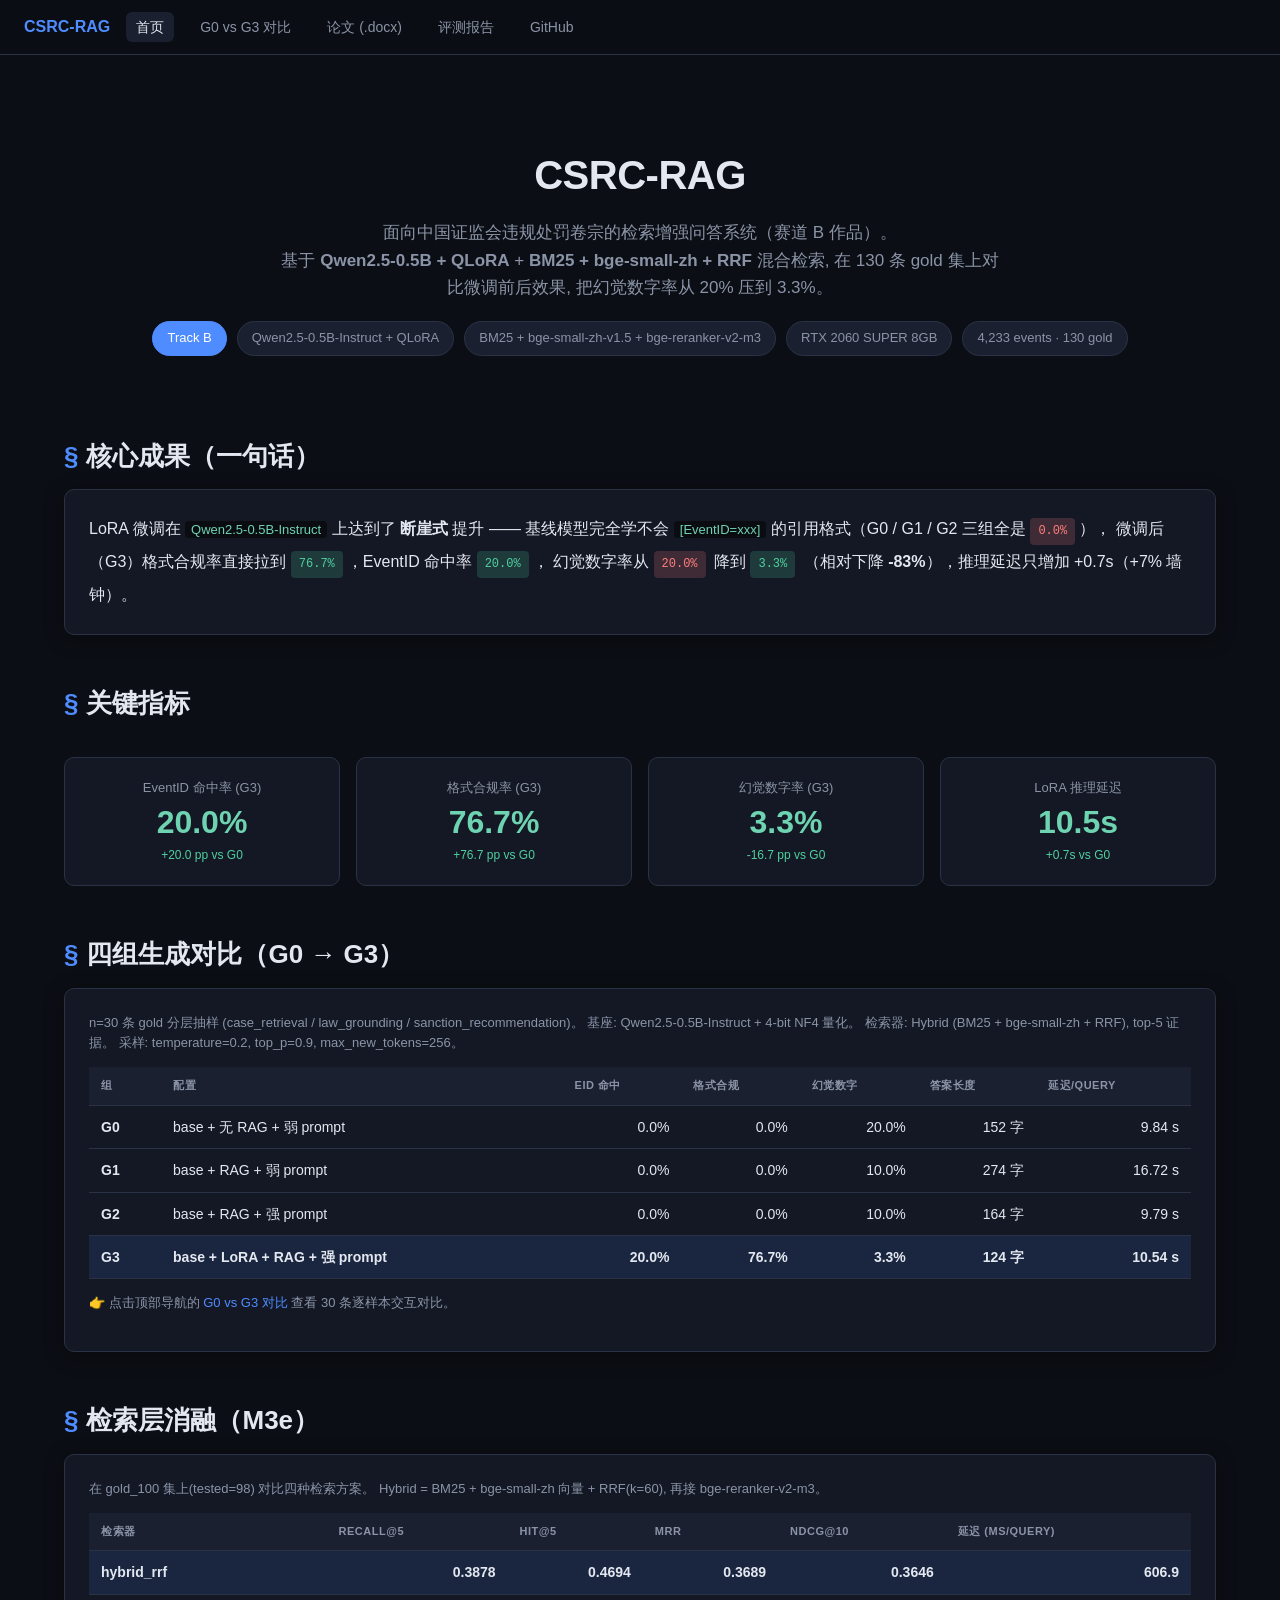
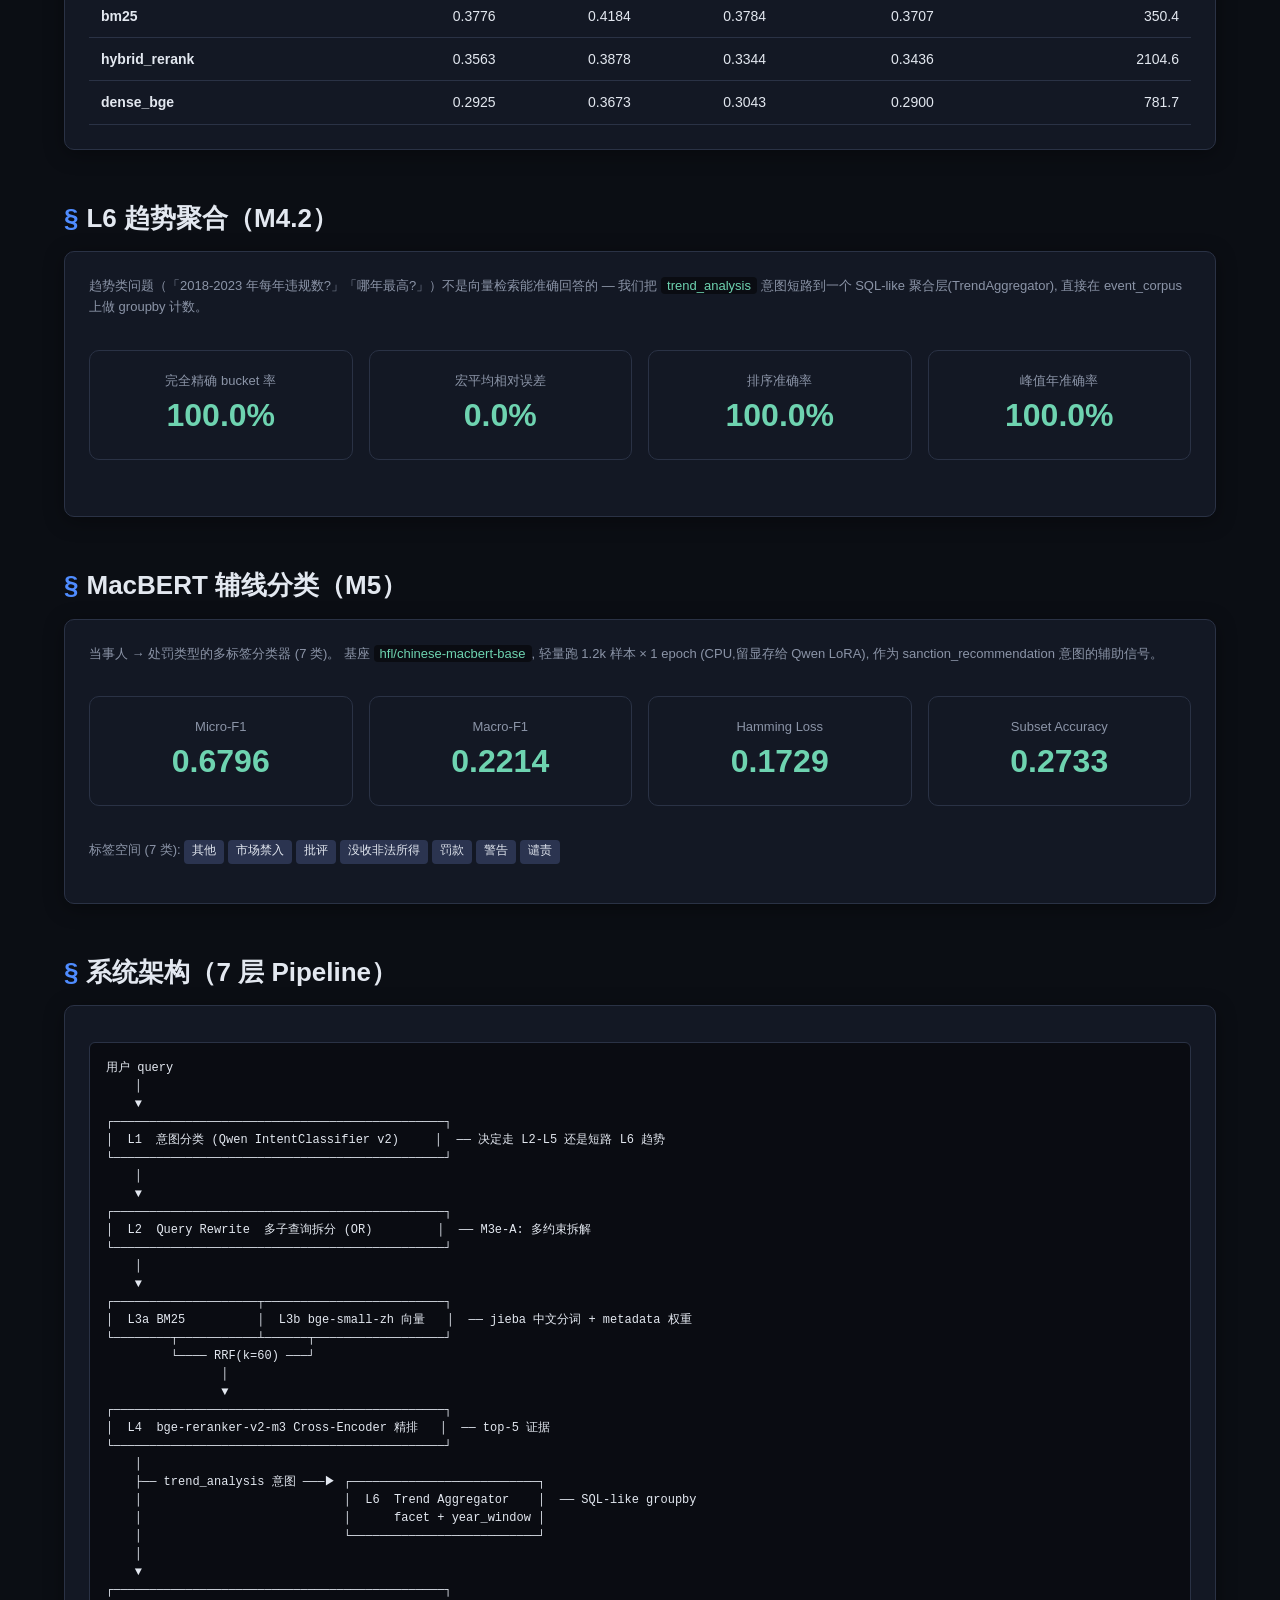
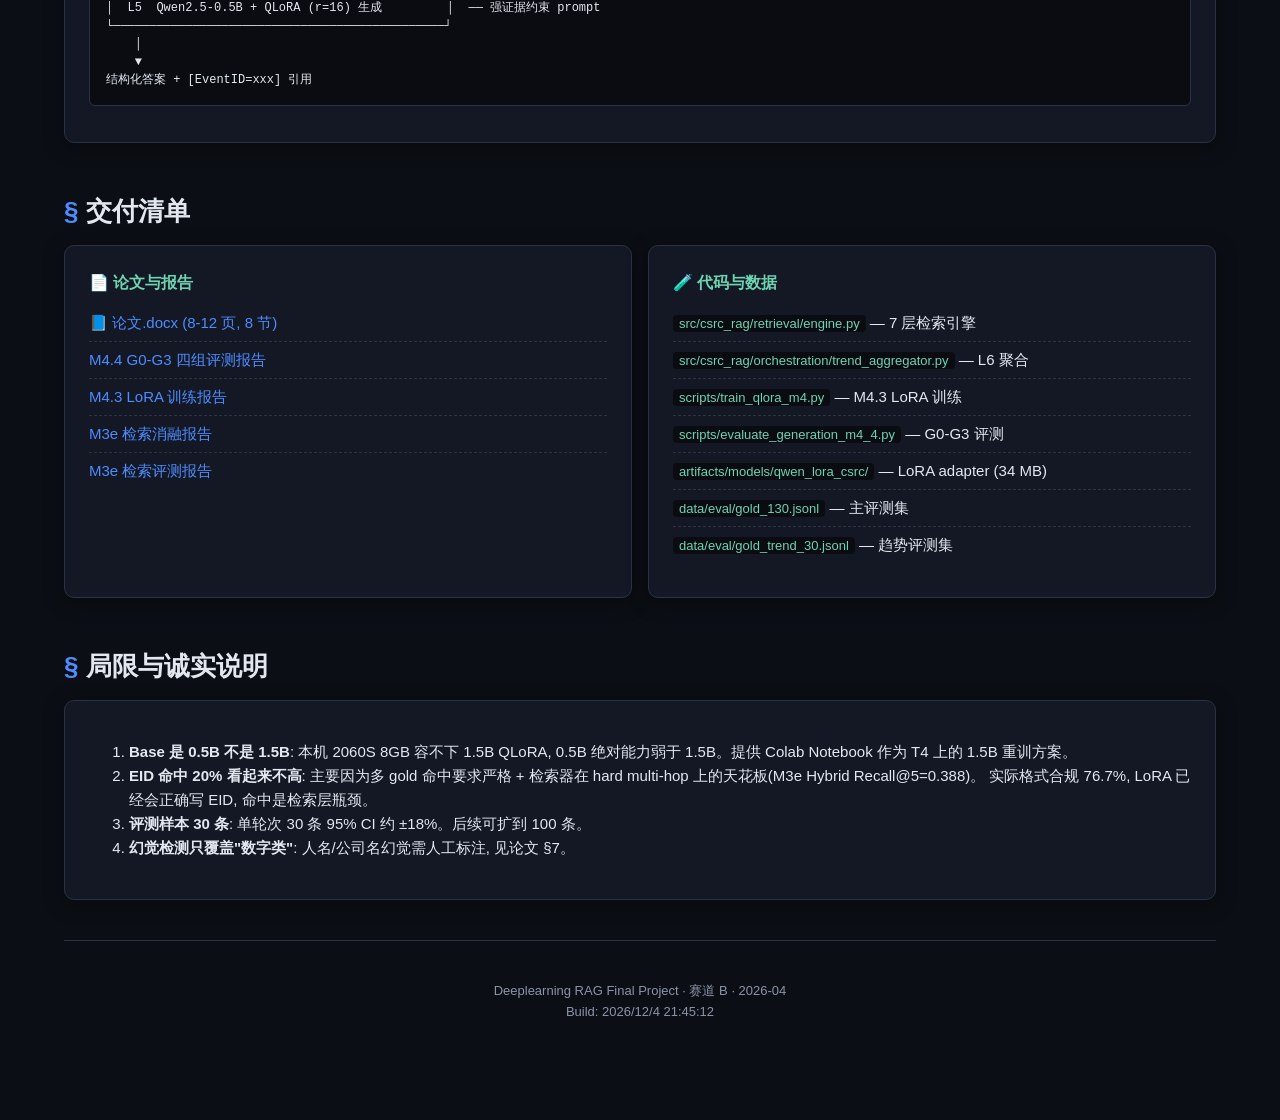
<file: docs/showcase/index.html>
<!DOCTYPE html>
<html lang="zh-CN">
<head>
<meta charset="UTF-8">
<meta name="viewport" content="width=device-width, initial-scale=1.0">
<title>CSRC-RAG · 证监会违规 RAG 问答系统</title>
<link rel="stylesheet" href="./style.css">
</head>
<body>

<nav class="nav">
  <span class="brand">CSRC-RAG</span>
  <a href="./index.html" class="active">首页</a>
  <a href="./compare.html">G0 vs G3 对比</a>
  <a href="../paper/csrc_rag_v1.docx">论文 (.docx)</a>
  <a href="../reports/m4_4_generation_eval.md">评测报告</a>
  <a href="https://github.com/" target="_blank" rel="noopener">GitHub</a>
</nav>

<div class="container">

<section class="hero">
  <h1>CSRC-RAG</h1>
  <p class="sub">
    面向中国证监会违规处罚卷宗的检索增强问答系统（赛道 B 作品）。
    <br>基于 <strong>Qwen2.5-0.5B + QLoRA</strong> + <strong>BM25 + bge-small-zh + RRF</strong> 混合检索,
    在 130 条 gold 集上对比微调前后效果, 把幻觉数字率从 20% 压到 3.3%。
  </p>
  <div class="badges">
    <span class="badge primary">Track B</span>
    <span class="badge">Qwen2.5-0.5B-Instruct + QLoRA</span>
    <span class="badge">BM25 + bge-small-zh-v1.5 + bge-reranker-v2-m3</span>
    <span class="badge">RTX 2060 SUPER 8GB</span>
    <span class="badge">4,233 events · 130 gold</span>
  </div>
</section>

<h2 class="section-title">核心成果（一句话）</h2>
<div class="card">
  <p style="font-size:16px;margin:0;line-height:1.9">
    LoRA 微调在 <span class="inline-code">Qwen2.5-0.5B-Instruct</span> 上达到了
    <strong>断崖式</strong> 提升 —— 基线模型完全学不会 <span class="inline-code">[EventID=xxx]</span>
    的引用格式（G0 / G1 / G2 三组全是 <span class="tag bad">0.0%</span>），
    微调后（G3）格式合规率直接拉到 <span class="tag ok">76.7%</span>，EventID 命中率 <span class="tag ok">20.0%</span>，
    幻觉数字率从 <span class="tag bad">20.0%</span> 降到 <span class="tag ok">3.3%</span>
    （相对下降 <strong>-83%</strong>），推理延迟只增加 +0.7s（+7% 墙钟）。
  </p>
</div>

<h2 class="section-title">关键指标</h2>
<div class="kpi-grid" id="kpi-grid"><!-- filled by JS --></div>

<h2 class="section-title">四组生成对比（G0 → G3）</h2>
<div class="card">
  <p class="muted" style="margin-top:0">
    n=30 条 gold 分层抽样 (case_retrieval / law_grounding / sanction_recommendation)。
    基座: Qwen2.5-0.5B-Instruct + 4-bit NF4 量化。 检索器: Hybrid (BM25 + bge-small-zh + RRF),
    top-5 证据。 采样: temperature=0.2, top_p=0.9, max_new_tokens=256。
  </p>
  <table>
    <thead>
      <tr>
        <th>组</th>
        <th>配置</th>
        <th class="num">EID 命中</th>
        <th class="num">格式合规</th>
        <th class="num">幻觉数字</th>
        <th class="num">答案长度</th>
        <th class="num">延迟/query</th>
      </tr>
    </thead>
    <tbody id="groups-tbody"><!-- filled by JS --></tbody>
  </table>
  <p style="margin-top:14px" class="muted">
    👉 点击顶部导航的 <a href="./compare.html">G0 vs G3 对比</a> 查看 30 条逐样本交互对比。
  </p>
</div>

<h2 class="section-title">检索层消融（M3e）</h2>
<div class="card">
  <p class="muted" style="margin-top:0">
    在 gold_100 集上(tested=98) 对比四种检索方案。 Hybrid = BM25 + bge-small-zh 向量 + RRF(k=60), 再接 bge-reranker-v2-m3。
  </p>
  <table id="retrieval-table">
    <thead>
      <tr>
        <th>检索器</th>
        <th class="num">Recall@5</th>
        <th class="num">Hit@5</th>
        <th class="num">MRR</th>
        <th class="num">nDCG@10</th>
        <th class="num">延迟 (ms/query)</th>
      </tr>
    </thead>
    <tbody id="retrieval-tbody"><!-- filled by JS --></tbody>
  </table>
</div>

<h2 class="section-title">L6 趋势聚合（M4.2）</h2>
<div class="card" id="trend-card">
  <p class="muted" style="margin-top:0">
    趋势类问题（「2018-2023 年每年违规数?」「哪年最高?」）不是向量检索能准确回答的 —
    我们把 <span class="inline-code">trend_analysis</span> 意图短路到一个 SQL-like 聚合层(TrendAggregator),
    直接在 event_corpus 上做 groupby 计数。
  </p>
  <div id="trend-kpis" class="kpi-grid"><!-- filled by JS --></div>
</div>

<h2 class="section-title">MacBERT 辅线分类（M5）</h2>
<div class="card" id="macbert-card">
  <p class="muted" style="margin-top:0">
    当事人 → 处罚类型的多标签分类器 (7 类)。 基座 <span class="inline-code">hfl/chinese-macbert-base</span>,
    轻量跑 1.2k 样本 × 1 epoch (CPU,留显存给 Qwen LoRA), 作为 sanction_recommendation 意图的辅助信号。
  </p>
  <div id="macbert-kpis" class="kpi-grid"><!-- filled by JS --></div>
  <p class="muted" id="macbert-labels" style="margin-top:10px"></p>
</div>

<h2 class="section-title">系统架构（7 层 Pipeline）</h2>
<div class="card">
<pre class="archi">
用户 query
    │
    ▼
┌──────────────────────────────────────────────┐
│  L1  意图分类 (Qwen IntentClassifier v2)     │  ── 决定走 L2-L5 还是短路 L6 趋势
└──────────────────────────────────────────────┘
    │
    ▼
┌──────────────────────────────────────────────┐
│  L2  Query Rewrite  多子查询拆分 (OR)         │  ── M3e-A: 多约束拆解
└──────────────────────────────────────────────┘
    │
    ▼
┌────────────────────┬─────────────────────────┐
│  L3a BM25          │  L3b bge-small-zh 向量   │  ── jieba 中文分词 + metadata 权重
└────────┬───────────┴──────┬──────────────────┘
         └──── RRF(k=60) ───┘
                │
                ▼
┌──────────────────────────────────────────────┐
│  L4  bge-reranker-v2-m3 Cross-Encoder 精排   │  ── top-5 证据
└──────────────────────────────────────────────┘
    │
    ├── trend_analysis 意图 ───▶ ┌──────────────────────────┐
    │                            │  L6  Trend Aggregator    │  ── SQL-like groupby
    │                            │      facet + year_window │
    │                            └──────────────────────────┘
    │
    ▼
┌──────────────────────────────────────────────┐
│  L5  Qwen2.5-0.5B + QLoRA (r=16) 生成         │  ── 强证据约束 prompt
└──────────────────────────────────────────────┘
    │
    ▼
结构化答案 + [EventID=xxx] 引用
</pre>
</div>

<h2 class="section-title">交付清单</h2>
<div class="split">
  <div class="card" style="margin:0">
    <h3 style="margin-top:0">📄 论文与报告</h3>
    <ul class="clean">
      <li><a href="../paper/csrc_rag_v1.docx">📘 论文.docx (8-12 页, 8 节)</a></li>
      <li><a href="../reports/m4_4_generation_eval.md">M4.4 G0-G3 四组评测报告</a></li>
      <li><a href="../reports/m4_3_lora_training_report.md">M4.3 LoRA 训练报告</a></li>
      <li><a href="../reports/m3e_ablation_report.md">M3e 检索消融报告</a></li>
      <li><a href="../reports/m3e_retrieval_report.md">M3e 检索评测报告</a></li>
    </ul>
  </div>
  <div class="card" style="margin:0">
    <h3 style="margin-top:0">🧪 代码与数据</h3>
    <ul class="clean">
      <li><span class="inline-code">src/csrc_rag/retrieval/engine.py</span> — 7 层检索引擎</li>
      <li><span class="inline-code">src/csrc_rag/orchestration/trend_aggregator.py</span> — L6 聚合</li>
      <li><span class="inline-code">scripts/train_qlora_m4.py</span> — M4.3 LoRA 训练</li>
      <li><span class="inline-code">scripts/evaluate_generation_m4_4.py</span> — G0-G3 评测</li>
      <li><span class="inline-code">artifacts/models/qwen_lora_csrc/</span> — LoRA adapter (34 MB)</li>
      <li><span class="inline-code">data/eval/gold_130.jsonl</span> — 主评测集</li>
      <li><span class="inline-code">data/eval/gold_trend_30.jsonl</span> — 趋势评测集</li>
    </ul>
  </div>
</div>

<h2 class="section-title">局限与诚实说明</h2>
<div class="card">
  <ol>
    <li><strong>Base 是 0.5B 不是 1.5B</strong>: 本机 2060S 8GB 容不下 1.5B QLoRA, 0.5B 绝对能力弱于 1.5B。提供 Colab Notebook 作为 T4 上的 1.5B 重训方案。</li>
    <li><strong>EID 命中 20% 看起来不高</strong>: 主要因为多 gold 命中要求严格 + 检索器在 hard multi-hop 上的天花板(M3e Hybrid Recall@5=0.388)。 实际格式合规 76.7%, LoRA 已经会正确写 EID, 命中是检索层瓶颈。</li>
    <li><strong>评测样本 30 条</strong>: 单轮次 30 条 95% CI 约 ±18%。后续可扩到 100 条。</li>
    <li><strong>幻觉检测只覆盖"数字类"</strong>: 人名/公司名幻觉需人工标注, 见论文 §7。</li>
  </ol>
</div>

<div class="footer">
  Deeplearning RAG Final Project · 赛道 B · 2026-04
  <br>Build: <span id="build-time">loading…</span>
</div>

</div>

<script>
async function loadData() {
  document.getElementById('build-time').textContent = new Date().toLocaleString('zh-CN');
  try {
    const compare = await fetch('./data/compare.json').then(r => r.json());
    renderKPIs(compare.summary);
    renderGroups(compare.summary);
  } catch (e) {
    console.error('compare.json load failed', e);
  }

  try {
    const retrieval = await fetch('./data/retrieval.json').then(r => r.json());
    renderRetrieval(retrieval);
  } catch (e) {
    console.error('retrieval.json load failed', e);
  }

  try {
    const trend = await fetch('./data/trend.json').then(r => r.json());
    renderTrend(trend);
  } catch (e) {
    console.error('trend.json load failed', e);
  }

  try {
    const macbert = await fetch('./data/macbert.json').then(r => r.json());
    renderMacbert(macbert);
  } catch (e) {
    console.warn('macbert.json unavailable (skip)', e);
    const card = document.getElementById('macbert-card');
    if (card) card.style.display = 'none';
  }
}

function pct(x) { return (x * 100).toFixed(1) + '%'; }

function renderKPIs(summary) {
  const kpis = [
    {
      label: 'EventID 命中率 (G3)',
      value: pct(summary.G3.event_id_hit_rate),
      delta: '+20.0 pp vs G0',
    },
    {
      label: '格式合规率 (G3)',
      value: pct(summary.G3.format_compliance_rate),
      delta: '+76.7 pp vs G0',
    },
    {
      label: '幻觉数字率 (G3)',
      value: pct(summary.G3.hallucinated_number_rate),
      delta: '-16.7 pp vs G0',
    },
    {
      label: 'LoRA 推理延迟',
      value: summary.G3.avg_latency_s.toFixed(1) + 's',
      delta: '+0.7s vs G0',
    },
  ];
  const host = document.getElementById('kpi-grid');
  host.innerHTML = kpis.map(k => `
    <div class="kpi">
      <div class="label">${k.label}</div>
      <div class="value">${k.value}</div>
      <div class="delta">${k.delta}</div>
    </div>
  `).join('');
}

function renderGroups(summary) {
  const configs = {
    G0: 'base + 无 RAG + 弱 prompt',
    G1: 'base + RAG + 弱 prompt',
    G2: 'base + RAG + 强 prompt',
    G3: 'base + LoRA + RAG + 强 prompt',
  };
  const rows = ['G0', 'G1', 'G2', 'G3'].map(g => {
    const s = summary[g];
    const cls = g === 'G3' ? 'highlight' : '';
    return `<tr class="${cls}">
      <td><strong>${g}</strong></td>
      <td>${configs[g]}</td>
      <td class="num">${pct(s.event_id_hit_rate)}</td>
      <td class="num">${pct(s.format_compliance_rate)}</td>
      <td class="num">${pct(s.hallucinated_number_rate)}</td>
      <td class="num">${s.avg_answer_chars.toFixed(0)} 字</td>
      <td class="num">${s.avg_latency_s.toFixed(2)} s</td>
    </tr>`;
  });
  document.getElementById('groups-tbody').innerHTML = rows.join('');
}

function renderRetrieval(data) {
  const results = data.results || [];
  // sort by Recall@5 descending, show top 4
  const sorted = [...results].sort((a, b) => (b['Recall@5'] || 0) - (a['Recall@5'] || 0));
  const rows = sorted.map((r, i) => {
    const cls = i === 0 ? 'highlight' : '';
    return `<tr class="${cls}">
      <td><strong>${r.label}</strong></td>
      <td class="num">${(r['Recall@5'] ?? 0).toFixed(4)}</td>
      <td class="num">${(r['Hit@5'] ?? 0).toFixed(4)}</td>
      <td class="num">${(r['MRR'] ?? 0).toFixed(4)}</td>
      <td class="num">${(r['nDCG@10'] ?? 0).toFixed(4)}</td>
      <td class="num">${(r.latency_per_query_ms ?? 0).toFixed(1)}</td>
    </tr>`;
  });
  document.getElementById('retrieval-tbody').innerHTML = rows.join('');
}

function renderTrend(data) {
  const kpis = [
    {
      label: '完全精确 bucket 率',
      value: pct(data.macro_exact_bucket_rate || 0),
    },
    {
      label: '宏平均相对误差',
      value: ((data.macro_mean_rel_err || 0) * 100).toFixed(1) + '%',
    },
    {
      label: '排序准确率',
      value: pct(data.macro_ranking_accuracy || 0),
    },
    {
      label: '峰值年准确率',
      value: pct(data.peak_year_accuracy || 0),
    },
  ];
  const host = document.getElementById('trend-kpis');
  host.innerHTML = kpis.map(k => `
    <div class="kpi">
      <div class="label">${k.label}</div>
      <div class="value">${k.value}</div>
    </div>
  `).join('');
}

function renderMacbert(data) {
  const tm = data.test_metrics || {};
  const kpis = [
    { label: 'Micro-F1', value: (tm['eval_Micro-F1'] ?? 0).toFixed(4) },
    { label: 'Macro-F1', value: (tm['eval_Macro-F1'] ?? 0).toFixed(4) },
    { label: 'Hamming Loss', value: (tm['eval_HammingLoss'] ?? 0).toFixed(4) },
    { label: 'Subset Accuracy', value: (tm['eval_SubsetAccuracy'] ?? 0).toFixed(4) },
  ];
  const host = document.getElementById('macbert-kpis');
  host.innerHTML = kpis.map(k => `
    <div class="kpi">
      <div class="label">${k.label}</div>
      <div class="value">${k.value}</div>
    </div>
  `).join('');
  const labels = data.label_vocab || [];
  if (Array.isArray(labels) && labels.length) {
    document.getElementById('macbert-labels').innerHTML =
      '标签空间 (' + labels.length + ' 类): ' +
      labels.map(l => `<span class="tag">${l}</span>`).join('');
  }
}

loadData();
</script>

</body>
</html>
</file>
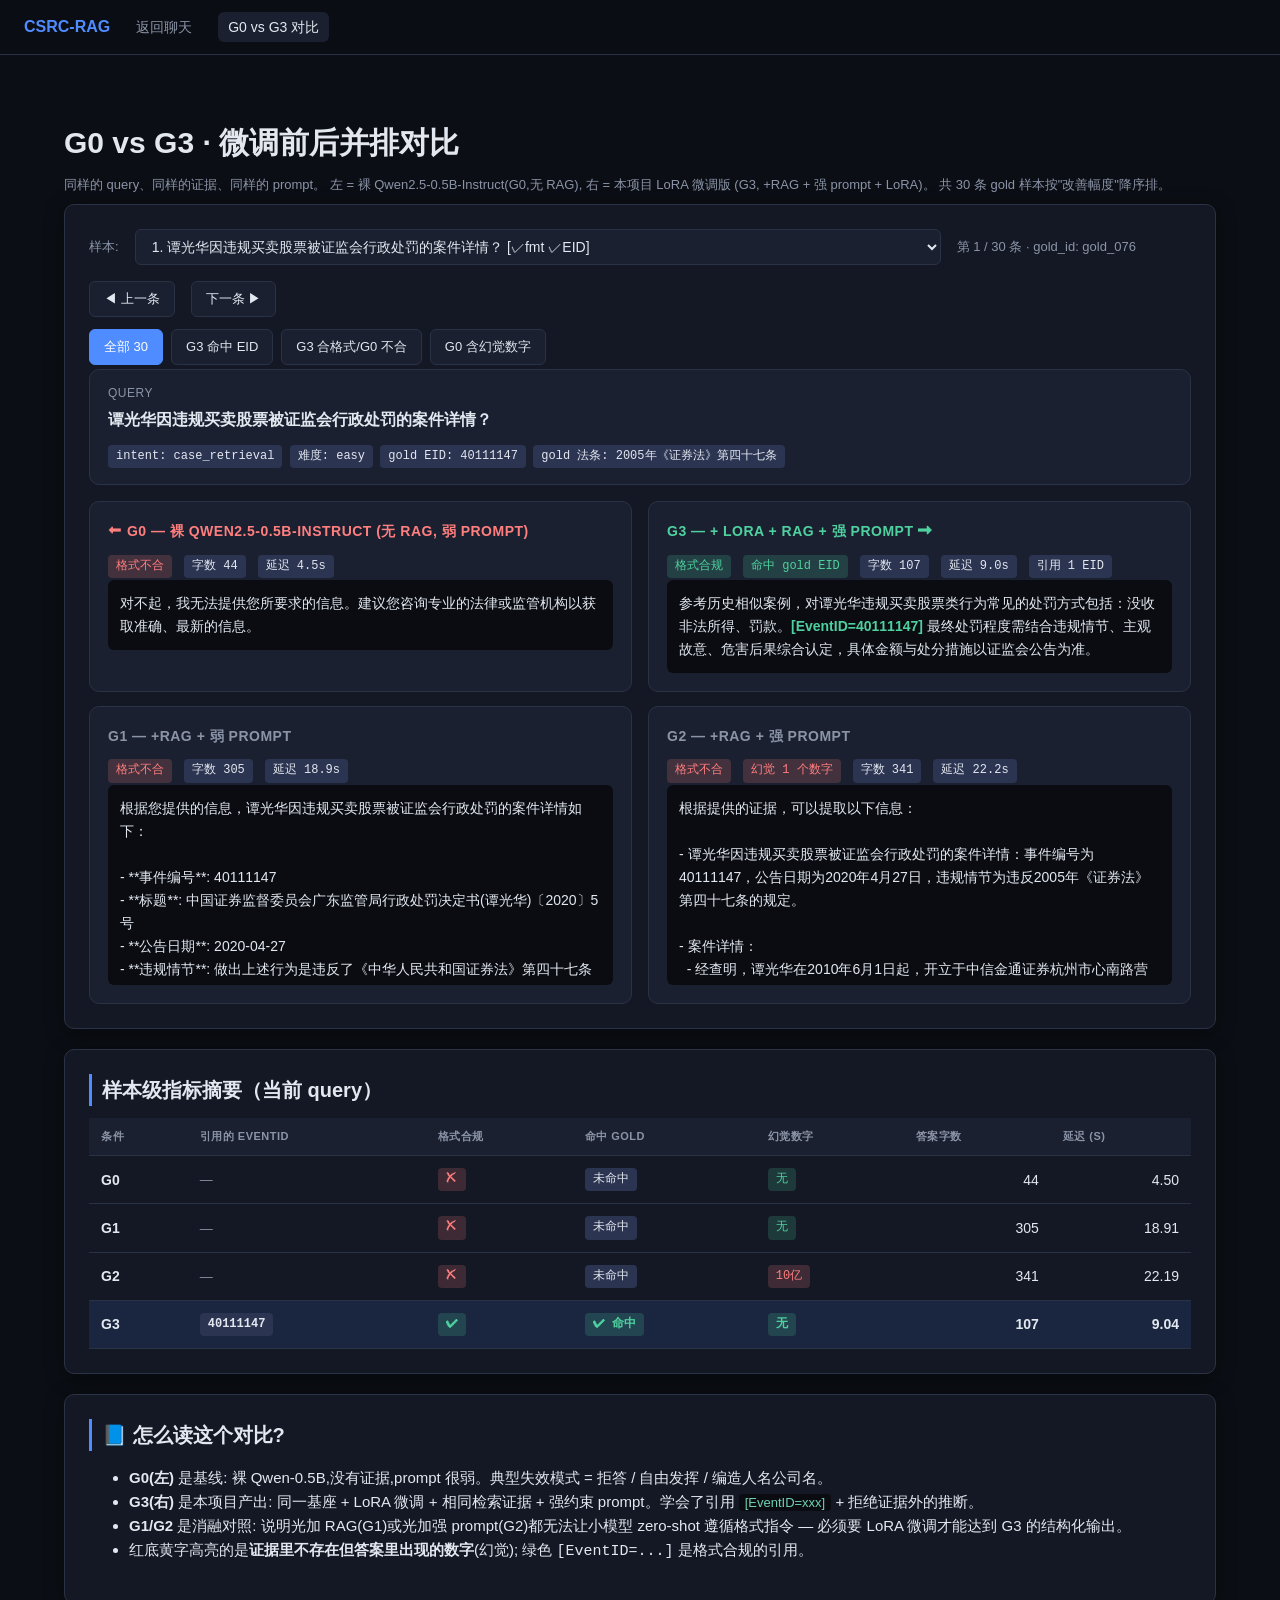
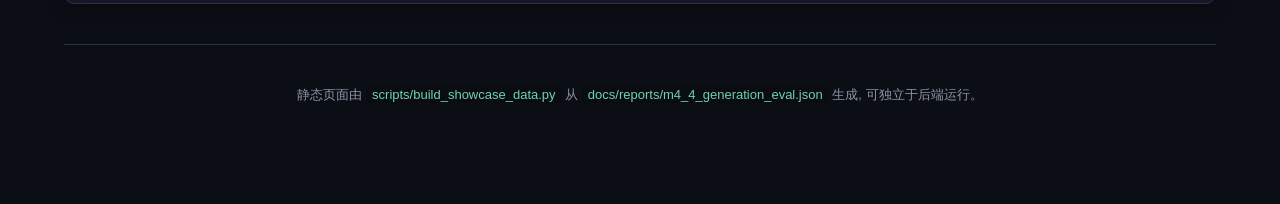
<file: web/compare.html>
<!DOCTYPE html>
<html lang="zh-CN">
<head>
<meta charset="UTF-8">
<meta name="viewport" content="width=device-width, initial-scale=1.0">
<title>G0 vs G3 对比 · CSRC-RAG</title>
<link rel="stylesheet" href="./showcase-style.css">
</head>
<body>

<nav class="nav">
  <span class="brand">CSRC-RAG</span>
  <a href="./index.html">返回聊天</a>
  <a href="./compare.html" class="active">G0 vs G3 对比</a>
</nav>

<div class="container">

<section style="padding:32px 0 8px">
  <h1 style="margin:0 0 8px;font-size:30px">G0 vs G3 · 微调前后并排对比</h1>
  <p class="muted" style="margin:0">
    同样的 query、同样的证据、同样的 prompt。 左 = 裸 Qwen2.5-0.5B-Instruct(G0,无 RAG),
    右 = 本项目 LoRA 微调版 (G3, +RAG + 强 prompt + LoRA)。 共 30 条 gold 样本按"改善幅度"降序排。
  </p>
</section>

<div class="card">
  <div style="display:flex;gap:16px;flex-wrap:wrap;align-items:center;margin-bottom:12px">
    <label for="sample-select" style="color:var(--muted);font-size:13px">样本:</label>
    <select id="sample-select" style="min-width:380px"></select>
    <span id="nav-info" class="muted"></span>
    <div style="flex:1"></div>
    <button class="preset-btn" id="prev-btn">◀ 上一条</button>
    <button class="preset-btn" id="next-btn">下一条 ▶</button>
  </div>

  <div id="filter-chips" class="presets" style="margin-bottom:4px">
    <button class="preset-btn active" data-filter="all">全部 30</button>
    <button class="preset-btn" data-filter="g3-hit">G3 命中 EID</button>
    <button class="preset-btn" data-filter="g3-format">G3 合格式/G0 不合</button>
    <button class="preset-btn" data-filter="g0-halluc">G0 含幻觉数字</button>
  </div>

  <div class="query-box">
    <div class="label">Query</div>
    <div class="q" id="query-text">—</div>
    <div id="gold-tags" class="meta-row" style="margin-top:10px;font-size:12px;color:var(--muted)"></div>
  </div>

  <div class="split">
    <div class="side base">
      <h4>⬅ G0 — 裸 Qwen2.5-0.5B-Instruct (无 RAG, 弱 prompt)</h4>
      <div class="meta-row" id="g0-meta"></div>
      <div class="answer" id="g0-answer">—</div>
    </div>

    <div class="side lora">
      <h4>G3 — + LoRA + RAG + 强 prompt ➡</h4>
      <div class="meta-row" id="g3-meta"></div>
      <div class="answer" id="g3-answer">—</div>
    </div>
  </div>

  <div class="split" style="margin-top:14px">
    <div class="side">
      <h4>G1 — +RAG + 弱 prompt</h4>
      <div class="meta-row" id="g1-meta"></div>
      <div class="answer" id="g1-answer" style="max-height:200px">—</div>
    </div>
    <div class="side">
      <h4>G2 — +RAG + 强 prompt</h4>
      <div class="meta-row" id="g2-meta"></div>
      <div class="answer" id="g2-answer" style="max-height:200px">—</div>
    </div>
  </div>
</div>

<div class="card">
  <h2>样本级指标摘要（当前 query）</h2>
  <table>
    <thead>
      <tr>
        <th>条件</th>
        <th>引用的 EventID</th>
        <th>格式合规</th>
        <th>命中 gold</th>
        <th>幻觉数字</th>
        <th class="num">答案字数</th>
        <th class="num">延迟 (s)</th>
      </tr>
    </thead>
    <tbody id="metric-tbody"></tbody>
  </table>
</div>

<div class="card">
  <h2>📘 怎么读这个对比?</h2>
  <ul>
    <li><strong>G0(左)</strong> 是基线: 裸 Qwen-0.5B,没有证据,prompt 很弱。典型失效模式 = 拒答 / 自由发挥 / 编造人名公司名。</li>
    <li><strong>G3(右)</strong> 是本项目产出: 同一基座 + LoRA 微调 + 相同检索证据 + 强约束 prompt。学会了引用 <span class="inline-code">[EventID=xxx]</span> + 拒绝证据外的推断。</li>
    <li><strong>G1/G2</strong> 是消融对照: 说明光加 RAG(G1)或光加强 prompt(G2)都无法让小模型 zero-shot 遵循格式指令 —
      必须要 LoRA 微调才能达到 G3 的结构化输出。</li>
    <li>红底黄字高亮的是<strong>证据里不存在但答案里出现的数字</strong>(幻觉); 绿色 <code>[EventID=...]</code> 是格式合规的引用。</li>
  </ul>
</div>

<div class="footer">
  静态页面由 <span class="inline-code">scripts/build_showcase_data.py</span> 从 <span class="inline-code">docs/reports/m4_4_generation_eval.json</span> 生成, 可独立于后端运行。
</div>

</div>

<script>
let SAMPLES = [];
let FILTERED = [];
let CURRENT_IDX = 0;

function escapeHtml(s) {
  return String(s).replace(/[&<>"']/g, c => ({
    '&': '&amp;', '<': '&lt;', '>': '&gt;', '"': '&quot;', "'": '&#39;',
  })[c]);
}

function renderAnswer(answer, cited, halluc) {
  if (!answer) return '—';
  let html = escapeHtml(answer);
  // Highlight EventID
  html = html.replace(/\[EventID=([0-9]+)\]/g, (m, id) => {
    return `<span class="hl-eid">[EventID=${id}]</span>`;
  });
  // Highlight hallucinated numbers (best effort — mark if substring appears)
  (halluc || []).forEach(num => {
    try {
      const re = new RegExp(escapeRegex(num), 'g');
      html = html.replace(re, `<span class="hl-halluc">${num}</span>`);
    } catch (e) {}
  });
  return html;
}

function escapeRegex(s) {
  return String(s).replace(/[.*+?^${}()|[\]\\]/g, '\\$&');
}

function metaChips(cond, row) {
  const chips = [];
  if (row.format_ok) chips.push('<span class="tag ok">格式合规</span>');
  else chips.push('<span class="tag bad">格式不合</span>');
  if (row.event_id_hit) chips.push('<span class="tag ok">命中 gold EID</span>');
  if ((row.hallucinated_numbers || []).length > 0) {
    chips.push(`<span class="tag bad">幻觉 ${row.hallucinated_numbers.length} 个数字</span>`);
  }
  chips.push(`<span class="tag">字数 ${row.answer_len}</span>`);
  chips.push(`<span class="tag">延迟 ${row.latency_s.toFixed(1)}s</span>`);
  if ((row.cited_event_ids || []).length > 0) {
    chips.push(`<span class="tag">引用 ${row.cited_event_ids.length} EID</span>`);
  }
  return chips.join(' ');
}

function renderSample(s) {
  document.getElementById('query-text').textContent = s.query;

  // Gold tags
  const gi = s.gold_info || {};
  const goldTags = [];
  if (gi.intent) goldTags.push(`<span class="tag">intent: ${gi.intent}</span>`);
  if (gi.difficulty) goldTags.push(`<span class="tag">难度: ${gi.difficulty}</span>`);
  if ((gi.relevant_event_ids || []).length > 0) {
    goldTags.push(`<span class="tag">gold EID: ${gi.relevant_event_ids.join(', ')}</span>`);
  }
  if ((gi.relevant_laws || []).length > 0) {
    goldTags.push(`<span class="tag">gold 法条: ${gi.relevant_laws.slice(0, 2).join(' / ')}</span>`);
  }
  document.getElementById('gold-tags').innerHTML = goldTags.join(' ');

  // Render each condition
  const tbody = [];
  ['G0', 'G1', 'G2', 'G3'].forEach(c => {
    const r = s.conditions[c] || {};
    document.getElementById(`${c.toLowerCase()}-answer`).innerHTML = renderAnswer(
      r.answer, r.cited_event_ids, r.hallucinated_numbers,
    );
    document.getElementById(`${c.toLowerCase()}-meta`).innerHTML = metaChips(c, r);

    tbody.push(`<tr${c === 'G3' ? ' class="highlight"' : ''}>
      <td><strong>${c}</strong></td>
      <td>${(r.cited_event_ids || []).map(id => `<span class="tag">${id}</span>`).join(' ') || '<span class="muted">—</span>'}</td>
      <td>${r.format_ok ? '<span class="tag ok">✔</span>' : '<span class="tag bad">✘</span>'}</td>
      <td>${r.event_id_hit ? '<span class="tag ok">✔ 命中</span>' : '<span class="tag">未命中</span>'}</td>
      <td>${(r.hallucinated_numbers || []).length > 0
        ? `<span class="tag bad">${r.hallucinated_numbers.join(', ')}</span>`
        : '<span class="tag ok">无</span>'}</td>
      <td class="num">${r.answer_len || 0}</td>
      <td class="num">${(r.latency_s || 0).toFixed(2)}</td>
    </tr>`);
  });
  document.getElementById('metric-tbody').innerHTML = tbody.join('');

  document.getElementById('nav-info').textContent =
    `第 ${CURRENT_IDX + 1} / ${FILTERED.length} 条  ·  gold_id: ${s.gold_id}`;
}

function rebuildSelect() {
  const sel = document.getElementById('sample-select');
  sel.innerHTML = FILTERED.map((s, i) => {
    const g3 = s.conditions.G3 || {};
    const badges = [];
    if (g3.format_ok) badges.push('✓fmt');
    if (g3.event_id_hit) badges.push('✓EID');
    const badge = badges.length ? ` [${badges.join(' ')}]` : '';
    const qShort = s.query.length > 46 ? s.query.slice(0, 46) + '…' : s.query;
    return `<option value="${i}">${i + 1}. ${escapeHtml(qShort)}${badge}</option>`;
  }).join('');
  sel.value = String(CURRENT_IDX);
}

function applyFilter(name) {
  if (name === 'all') FILTERED = SAMPLES.slice();
  else if (name === 'g3-hit') FILTERED = SAMPLES.filter(s => s.conditions.G3?.event_id_hit);
  else if (name === 'g3-format') FILTERED = SAMPLES.filter(s =>
    s.conditions.G3?.format_ok && !s.conditions.G0?.format_ok);
  else if (name === 'g0-halluc') FILTERED = SAMPLES.filter(s =>
    (s.conditions.G0?.hallucinated_numbers || []).length > 0);
  CURRENT_IDX = 0;
  rebuildSelect();
  if (FILTERED.length) renderSample(FILTERED[0]);
}

function go(delta) {
  if (!FILTERED.length) return;
  CURRENT_IDX = (CURRENT_IDX + delta + FILTERED.length) % FILTERED.length;
  document.getElementById('sample-select').value = String(CURRENT_IDX);
  renderSample(FILTERED[CURRENT_IDX]);
}

async function init() {
  const data = await fetch('./data/compare.json').then(r => r.json());
  SAMPLES = data.samples || [];
  FILTERED = SAMPLES.slice();
  rebuildSelect();
  if (SAMPLES.length) renderSample(SAMPLES[0]);

  document.getElementById('sample-select').addEventListener('change', e => {
    CURRENT_IDX = parseInt(e.target.value, 10) || 0;
    renderSample(FILTERED[CURRENT_IDX]);
  });
  document.getElementById('prev-btn').addEventListener('click', () => go(-1));
  document.getElementById('next-btn').addEventListener('click', () => go(1));

  document.querySelectorAll('#filter-chips .preset-btn').forEach(btn => {
    btn.addEventListener('click', () => {
      document.querySelectorAll('#filter-chips .preset-btn').forEach(b => b.classList.remove('active'));
      btn.classList.add('active');
      applyFilter(btn.dataset.filter);
    });
  });

  document.addEventListener('keydown', e => {
    if (e.target.tagName === 'SELECT' || e.target.tagName === 'INPUT') return;
    if (e.key === 'ArrowLeft') go(-1);
    else if (e.key === 'ArrowRight') go(1);
  });
}

init();
</script>

</body>
</html>
</file>
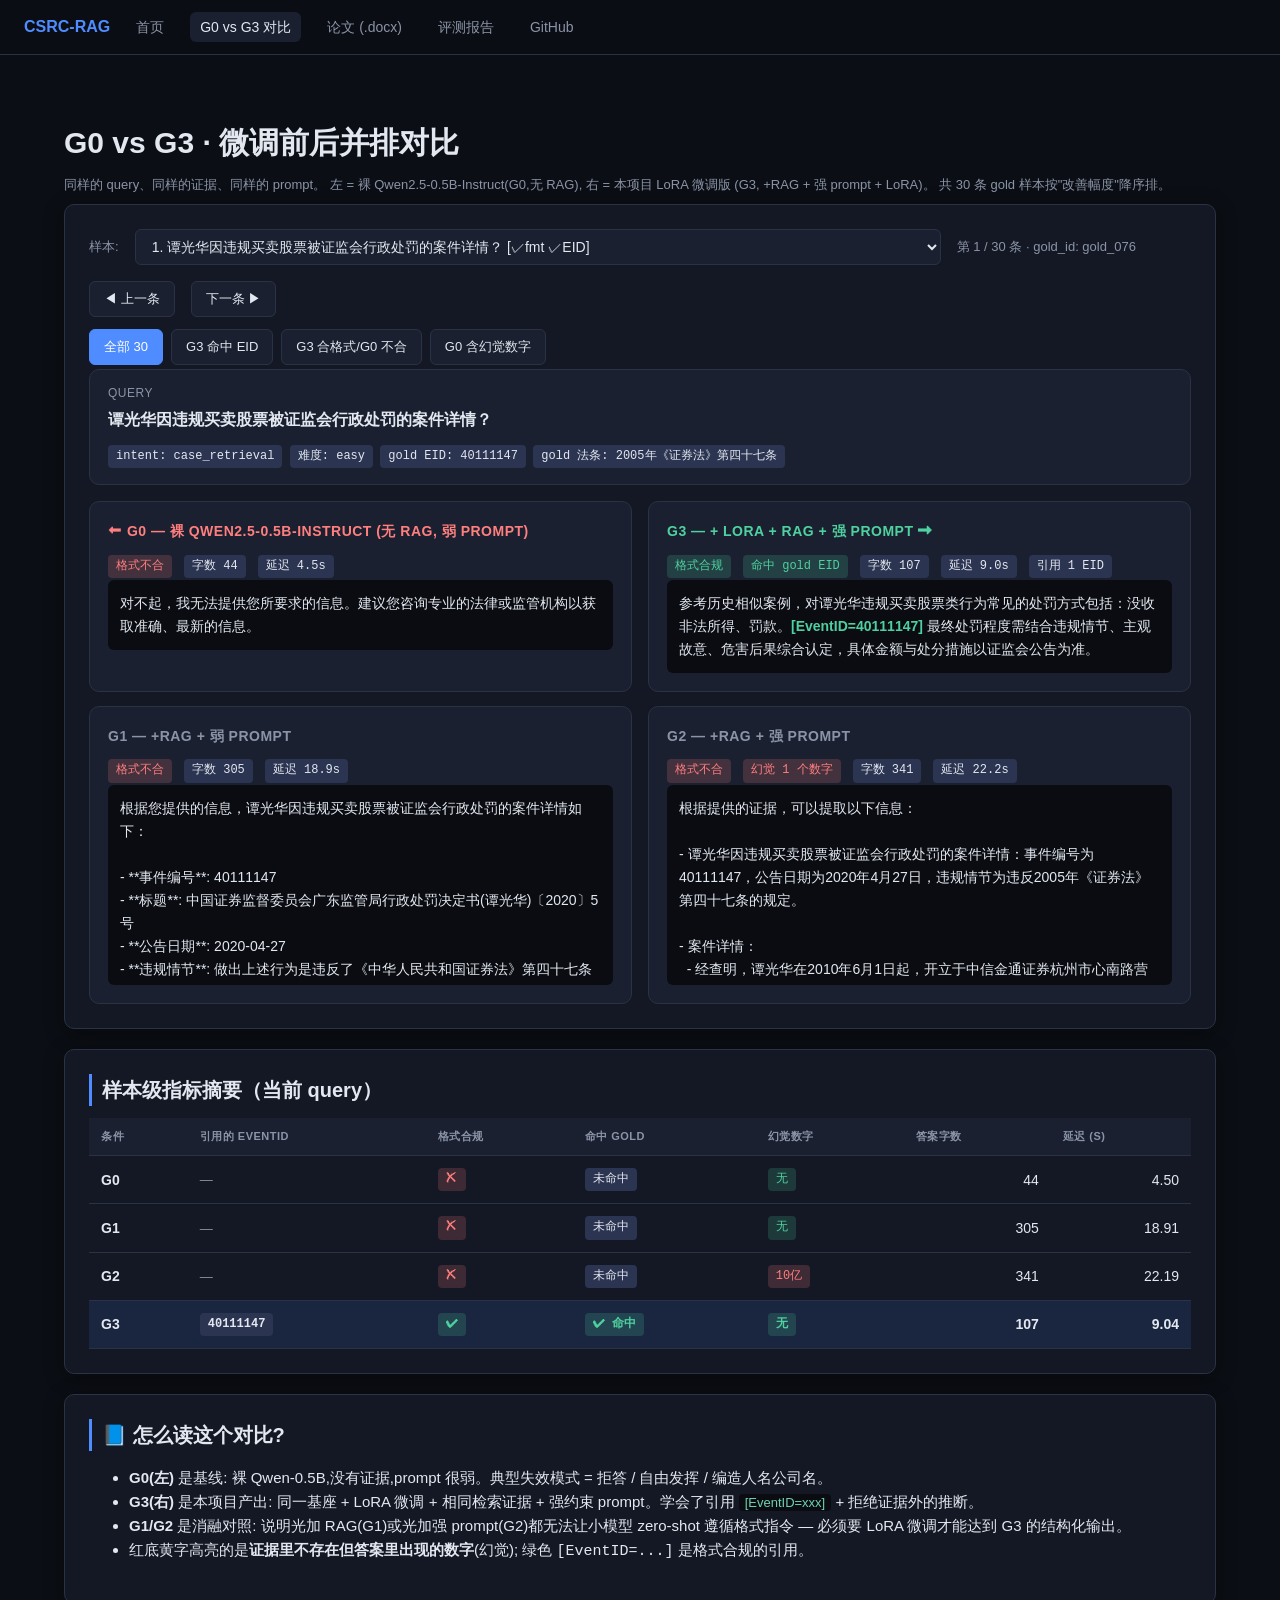
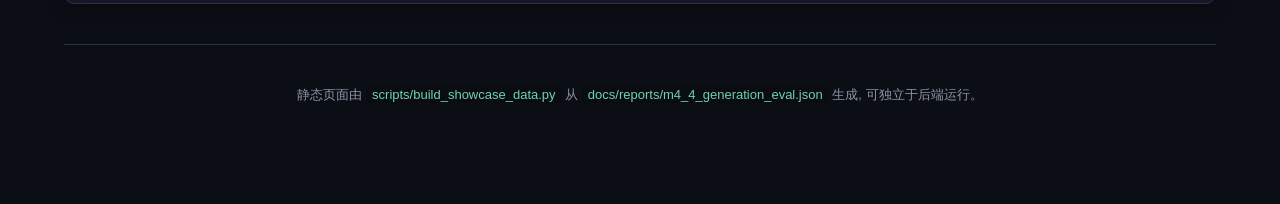
<file: docs/showcase/compare.html>
<!DOCTYPE html>
<html lang="zh-CN">
<head>
<meta charset="UTF-8">
<meta name="viewport" content="width=device-width, initial-scale=1.0">
<title>G0 vs G3 对比 · CSRC-RAG</title>
<link rel="stylesheet" href="./style.css">
</head>
<body>

<nav class="nav">
  <span class="brand">CSRC-RAG</span>
  <a href="./index.html">首页</a>
  <a href="./compare.html" class="active">G0 vs G3 对比</a>
  <a href="../paper/csrc_rag_v1.docx">论文 (.docx)</a>
  <a href="../reports/m4_4_generation_eval.md">评测报告</a>
  <a href="https://github.com/" target="_blank" rel="noopener">GitHub</a>
</nav>

<div class="container">

<section style="padding:32px 0 8px">
  <h1 style="margin:0 0 8px;font-size:30px">G0 vs G3 · 微调前后并排对比</h1>
  <p class="muted" style="margin:0">
    同样的 query、同样的证据、同样的 prompt。 左 = 裸 Qwen2.5-0.5B-Instruct(G0,无 RAG),
    右 = 本项目 LoRA 微调版 (G3, +RAG + 强 prompt + LoRA)。 共 30 条 gold 样本按"改善幅度"降序排。
  </p>
</section>

<div class="card">
  <div style="display:flex;gap:16px;flex-wrap:wrap;align-items:center;margin-bottom:12px">
    <label for="sample-select" style="color:var(--muted);font-size:13px">样本:</label>
    <select id="sample-select" style="min-width:380px"></select>
    <span id="nav-info" class="muted"></span>
    <div style="flex:1"></div>
    <button class="preset-btn" id="prev-btn">◀ 上一条</button>
    <button class="preset-btn" id="next-btn">下一条 ▶</button>
  </div>

  <div id="filter-chips" class="presets" style="margin-bottom:4px">
    <button class="preset-btn active" data-filter="all">全部 30</button>
    <button class="preset-btn" data-filter="g3-hit">G3 命中 EID</button>
    <button class="preset-btn" data-filter="g3-format">G3 合格式/G0 不合</button>
    <button class="preset-btn" data-filter="g0-halluc">G0 含幻觉数字</button>
  </div>

  <div class="query-box">
    <div class="label">Query</div>
    <div class="q" id="query-text">—</div>
    <div id="gold-tags" class="meta-row" style="margin-top:10px;font-size:12px;color:var(--muted)"></div>
  </div>

  <div class="split">
    <div class="side base">
      <h4>⬅ G0 — 裸 Qwen2.5-0.5B-Instruct (无 RAG, 弱 prompt)</h4>
      <div class="meta-row" id="g0-meta"></div>
      <div class="answer" id="g0-answer">—</div>
    </div>

    <div class="side lora">
      <h4>G3 — + LoRA + RAG + 强 prompt ➡</h4>
      <div class="meta-row" id="g3-meta"></div>
      <div class="answer" id="g3-answer">—</div>
    </div>
  </div>

  <div class="split" style="margin-top:14px">
    <div class="side">
      <h4>G1 — +RAG + 弱 prompt</h4>
      <div class="meta-row" id="g1-meta"></div>
      <div class="answer" id="g1-answer" style="max-height:200px">—</div>
    </div>
    <div class="side">
      <h4>G2 — +RAG + 强 prompt</h4>
      <div class="meta-row" id="g2-meta"></div>
      <div class="answer" id="g2-answer" style="max-height:200px">—</div>
    </div>
  </div>
</div>

<div class="card">
  <h2>样本级指标摘要（当前 query）</h2>
  <table>
    <thead>
      <tr>
        <th>条件</th>
        <th>引用的 EventID</th>
        <th>格式合规</th>
        <th>命中 gold</th>
        <th>幻觉数字</th>
        <th class="num">答案字数</th>
        <th class="num">延迟 (s)</th>
      </tr>
    </thead>
    <tbody id="metric-tbody"></tbody>
  </table>
</div>

<div class="card">
  <h2>📘 怎么读这个对比?</h2>
  <ul>
    <li><strong>G0(左)</strong> 是基线: 裸 Qwen-0.5B,没有证据,prompt 很弱。典型失效模式 = 拒答 / 自由发挥 / 编造人名公司名。</li>
    <li><strong>G3(右)</strong> 是本项目产出: 同一基座 + LoRA 微调 + 相同检索证据 + 强约束 prompt。学会了引用 <span class="inline-code">[EventID=xxx]</span> + 拒绝证据外的推断。</li>
    <li><strong>G1/G2</strong> 是消融对照: 说明光加 RAG(G1)或光加强 prompt(G2)都无法让小模型 zero-shot 遵循格式指令 —
      必须要 LoRA 微调才能达到 G3 的结构化输出。</li>
    <li>红底黄字高亮的是<strong>证据里不存在但答案里出现的数字</strong>(幻觉); 绿色 <code>[EventID=...]</code> 是格式合规的引用。</li>
  </ul>
</div>

<div class="footer">
  静态页面由 <span class="inline-code">scripts/build_showcase_data.py</span> 从 <span class="inline-code">docs/reports/m4_4_generation_eval.json</span> 生成, 可独立于后端运行。
</div>

</div>

<script>
let SAMPLES = [];
let FILTERED = [];
let CURRENT_IDX = 0;

function escapeHtml(s) {
  return String(s).replace(/[&<>"']/g, c => ({
    '&': '&amp;', '<': '&lt;', '>': '&gt;', '"': '&quot;', "'": '&#39;',
  })[c]);
}

function renderAnswer(answer, cited, halluc) {
  if (!answer) return '—';
  let html = escapeHtml(answer);
  // Highlight EventID
  html = html.replace(/\[EventID=([0-9]+)\]/g, (m, id) => {
    return `<span class="hl-eid">[EventID=${id}]</span>`;
  });
  // Highlight hallucinated numbers (best effort — mark if substring appears)
  (halluc || []).forEach(num => {
    try {
      const re = new RegExp(escapeRegex(num), 'g');
      html = html.replace(re, `<span class="hl-halluc">${num}</span>`);
    } catch (e) {}
  });
  return html;
}

function escapeRegex(s) {
  return String(s).replace(/[.*+?^${}()|[\]\\]/g, '\\$&');
}

function metaChips(cond, row) {
  const chips = [];
  if (row.format_ok) chips.push('<span class="tag ok">格式合规</span>');
  else chips.push('<span class="tag bad">格式不合</span>');
  if (row.event_id_hit) chips.push('<span class="tag ok">命中 gold EID</span>');
  if ((row.hallucinated_numbers || []).length > 0) {
    chips.push(`<span class="tag bad">幻觉 ${row.hallucinated_numbers.length} 个数字</span>`);
  }
  chips.push(`<span class="tag">字数 ${row.answer_len}</span>`);
  chips.push(`<span class="tag">延迟 ${row.latency_s.toFixed(1)}s</span>`);
  if ((row.cited_event_ids || []).length > 0) {
    chips.push(`<span class="tag">引用 ${row.cited_event_ids.length} EID</span>`);
  }
  return chips.join(' ');
}

function renderSample(s) {
  document.getElementById('query-text').textContent = s.query;

  // Gold tags
  const gi = s.gold_info || {};
  const goldTags = [];
  if (gi.intent) goldTags.push(`<span class="tag">intent: ${gi.intent}</span>`);
  if (gi.difficulty) goldTags.push(`<span class="tag">难度: ${gi.difficulty}</span>`);
  if ((gi.relevant_event_ids || []).length > 0) {
    goldTags.push(`<span class="tag">gold EID: ${gi.relevant_event_ids.join(', ')}</span>`);
  }
  if ((gi.relevant_laws || []).length > 0) {
    goldTags.push(`<span class="tag">gold 法条: ${gi.relevant_laws.slice(0, 2).join(' / ')}</span>`);
  }
  document.getElementById('gold-tags').innerHTML = goldTags.join(' ');

  // Render each condition
  const tbody = [];
  ['G0', 'G1', 'G2', 'G3'].forEach(c => {
    const r = s.conditions[c] || {};
    document.getElementById(`${c.toLowerCase()}-answer`).innerHTML = renderAnswer(
      r.answer, r.cited_event_ids, r.hallucinated_numbers,
    );
    document.getElementById(`${c.toLowerCase()}-meta`).innerHTML = metaChips(c, r);

    tbody.push(`<tr${c === 'G3' ? ' class="highlight"' : ''}>
      <td><strong>${c}</strong></td>
      <td>${(r.cited_event_ids || []).map(id => `<span class="tag">${id}</span>`).join(' ') || '<span class="muted">—</span>'}</td>
      <td>${r.format_ok ? '<span class="tag ok">✔</span>' : '<span class="tag bad">✘</span>'}</td>
      <td>${r.event_id_hit ? '<span class="tag ok">✔ 命中</span>' : '<span class="tag">未命中</span>'}</td>
      <td>${(r.hallucinated_numbers || []).length > 0
        ? `<span class="tag bad">${r.hallucinated_numbers.join(', ')}</span>`
        : '<span class="tag ok">无</span>'}</td>
      <td class="num">${r.answer_len || 0}</td>
      <td class="num">${(r.latency_s || 0).toFixed(2)}</td>
    </tr>`);
  });
  document.getElementById('metric-tbody').innerHTML = tbody.join('');

  document.getElementById('nav-info').textContent =
    `第 ${CURRENT_IDX + 1} / ${FILTERED.length} 条  ·  gold_id: ${s.gold_id}`;
}

function rebuildSelect() {
  const sel = document.getElementById('sample-select');
  sel.innerHTML = FILTERED.map((s, i) => {
    const g3 = s.conditions.G3 || {};
    const badges = [];
    if (g3.format_ok) badges.push('✓fmt');
    if (g3.event_id_hit) badges.push('✓EID');
    const badge = badges.length ? ` [${badges.join(' ')}]` : '';
    const qShort = s.query.length > 46 ? s.query.slice(0, 46) + '…' : s.query;
    return `<option value="${i}">${i + 1}. ${escapeHtml(qShort)}${badge}</option>`;
  }).join('');
  sel.value = String(CURRENT_IDX);
}

function applyFilter(name) {
  if (name === 'all') FILTERED = SAMPLES.slice();
  else if (name === 'g3-hit') FILTERED = SAMPLES.filter(s => s.conditions.G3?.event_id_hit);
  else if (name === 'g3-format') FILTERED = SAMPLES.filter(s =>
    s.conditions.G3?.format_ok && !s.conditions.G0?.format_ok);
  else if (name === 'g0-halluc') FILTERED = SAMPLES.filter(s =>
    (s.conditions.G0?.hallucinated_numbers || []).length > 0);
  CURRENT_IDX = 0;
  rebuildSelect();
  if (FILTERED.length) renderSample(FILTERED[0]);
}

function go(delta) {
  if (!FILTERED.length) return;
  CURRENT_IDX = (CURRENT_IDX + delta + FILTERED.length) % FILTERED.length;
  document.getElementById('sample-select').value = String(CURRENT_IDX);
  renderSample(FILTERED[CURRENT_IDX]);
}

async function init() {
  const data = await fetch('./data/compare.json').then(r => r.json());
  SAMPLES = data.samples || [];
  FILTERED = SAMPLES.slice();
  rebuildSelect();
  if (SAMPLES.length) renderSample(SAMPLES[0]);

  document.getElementById('sample-select').addEventListener('change', e => {
    CURRENT_IDX = parseInt(e.target.value, 10) || 0;
    renderSample(FILTERED[CURRENT_IDX]);
  });
  document.getElementById('prev-btn').addEventListener('click', () => go(-1));
  document.getElementById('next-btn').addEventListener('click', () => go(1));

  document.querySelectorAll('#filter-chips .preset-btn').forEach(btn => {
    btn.addEventListener('click', () => {
      document.querySelectorAll('#filter-chips .preset-btn').forEach(b => b.classList.remove('active'));
      btn.classList.add('active');
      applyFilter(btn.dataset.filter);
    });
  });

  document.addEventListener('keydown', e => {
    if (e.target.tagName === 'SELECT' || e.target.tagName === 'INPUT') return;
    if (e.key === 'ArrowLeft') go(-1);
    else if (e.key === 'ArrowRight') go(1);
  });
}

init();
</script>

</body>
</html>
</file>
<file: docs/showcase/style.css>
/* Deeplearning-Rag-Test showcase pages */

:root {
  --bg: #0b0e14;
  --panel: #131824;
  --panel-2: #1a2030;
  --border: #2a3245;
  --text: #e3e8f0;
  --muted: #8b94a7;
  --accent: #4f8cff;
  --accent-2: #6ed3b0;
  --danger: #ff6b6b;
  --warn: #ffbb55;
  --ok: #4fd19f;
  --bad: #ff7e7e;
  --code-bg: #0a0c12;
  --tag-bg: #2b3450;
  --radius: 10px;
  --shadow: 0 4px 20px rgba(0, 0, 0, 0.35);
}

* {
  box-sizing: border-box;
}

body {
  margin: 0;
  background: var(--bg);
  color: var(--text);
  font-family: -apple-system, BlinkMacSystemFont, "Segoe UI", "PingFang SC",
    "Microsoft YaHei", Roboto, Oxygen, Ubuntu, sans-serif;
  line-height: 1.6;
  font-size: 15px;
  min-height: 100vh;
}

a {
  color: var(--accent);
  text-decoration: none;
}
a:hover {
  text-decoration: underline;
}

.container {
  max-width: 1200px;
  margin: 0 auto;
  padding: 32px 24px 80px;
}

/* Navigation */
.nav {
  position: sticky;
  top: 0;
  background: rgba(11, 14, 20, 0.92);
  backdrop-filter: blur(8px);
  border-bottom: 1px solid var(--border);
  padding: 12px 24px;
  z-index: 100;
  display: flex;
  align-items: center;
  gap: 16px;
  flex-wrap: wrap;
}

.nav .brand {
  font-weight: 700;
  color: var(--accent);
  font-size: 16px;
}

.nav a {
  color: var(--muted);
  font-size: 14px;
  padding: 4px 10px;
  border-radius: 6px;
}
.nav a:hover {
  color: var(--text);
  background: var(--panel);
  text-decoration: none;
}
.nav a.active {
  color: var(--text);
  background: var(--panel-2);
}

/* Hero */
.hero {
  padding: 56px 0 32px;
  text-align: center;
}
.hero h1 {
  font-size: 40px;
  margin: 0 0 12px;
  letter-spacing: -0.5px;
}
.hero .sub {
  color: var(--muted);
  font-size: 17px;
  margin: 0 auto 20px;
  max-width: 720px;
}
.hero .badges {
  display: flex;
  gap: 10px;
  justify-content: center;
  flex-wrap: wrap;
  margin-top: 10px;
}
.badge {
  background: var(--panel-2);
  border: 1px solid var(--border);
  padding: 6px 14px;
  border-radius: 999px;
  font-size: 13px;
  color: var(--muted);
}
.badge.primary {
  background: var(--accent);
  color: white;
  border-color: var(--accent);
}

/* KPI grid */
.kpi-grid {
  display: grid;
  grid-template-columns: repeat(auto-fit, minmax(200px, 1fr));
  gap: 16px;
  margin: 32px 0;
}
.kpi {
  background: var(--panel);
  border: 1px solid var(--border);
  border-radius: var(--radius);
  padding: 20px 18px;
  text-align: center;
}
.kpi .value {
  font-size: 32px;
  font-weight: 700;
  color: var(--accent-2);
  line-height: 1.1;
  margin: 6px 0;
}
.kpi .label {
  color: var(--muted);
  font-size: 13px;
}
.kpi .delta {
  font-size: 12px;
  color: var(--ok);
  margin-top: 4px;
}
.kpi .delta.bad {
  color: var(--bad);
}

/* Cards */
.card {
  background: var(--panel);
  border: 1px solid var(--border);
  border-radius: var(--radius);
  padding: 24px;
  margin-bottom: 20px;
  box-shadow: var(--shadow);
}
.card h2 {
  margin: 0 0 12px;
  font-size: 20px;
  border-left: 3px solid var(--accent);
  padding-left: 10px;
}
.card h3 {
  margin: 24px 0 10px;
  font-size: 16px;
  color: var(--accent-2);
}

/* Table */
table {
  width: 100%;
  border-collapse: collapse;
  font-size: 14px;
}
th,
td {
  padding: 10px 12px;
  border-bottom: 1px solid var(--border);
  text-align: left;
}
th {
  background: var(--panel-2);
  font-weight: 600;
  color: var(--muted);
  text-transform: uppercase;
  font-size: 11px;
  letter-spacing: 0.5px;
}
tr:hover td {
  background: rgba(255, 255, 255, 0.02);
}
td.num {
  text-align: right;
  font-variant-numeric: tabular-nums;
}
.highlight {
  background: rgba(79, 140, 255, 0.12);
  font-weight: 600;
}

/* Tags / chips */
.tag {
  display: inline-block;
  background: var(--tag-bg);
  color: var(--text);
  padding: 2px 8px;
  border-radius: 4px;
  font-size: 12px;
  margin: 2px 4px 2px 0;
  font-family: ui-monospace, "SF Mono", Monaco, Consolas, monospace;
}
.tag.ok {
  background: rgba(79, 209, 159, 0.18);
  color: var(--ok);
}
.tag.bad {
  background: rgba(255, 126, 126, 0.18);
  color: var(--bad);
}
.tag.warn {
  background: rgba(255, 187, 85, 0.18);
  color: var(--warn);
}

/* Layout splits */
.split {
  display: grid;
  grid-template-columns: 1fr 1fr;
  gap: 16px;
}
@media (max-width: 900px) {
  .split {
    grid-template-columns: 1fr;
  }
}
.side {
  background: var(--panel-2);
  border: 1px solid var(--border);
  border-radius: var(--radius);
  padding: 18px;
  min-height: 180px;
}
.side h4 {
  margin: 0 0 10px;
  font-size: 14px;
  color: var(--muted);
  text-transform: uppercase;
  letter-spacing: 0.5px;
}
.side.base h4 {
  color: var(--bad);
}
.side.lora h4 {
  color: var(--ok);
}
.side .answer {
  background: var(--code-bg);
  border-radius: 6px;
  padding: 12px;
  font-size: 14px;
  line-height: 1.65;
  white-space: pre-wrap;
  max-height: 360px;
  overflow-y: auto;
}
.side .meta-row {
  display: flex;
  gap: 8px;
  flex-wrap: wrap;
  margin-top: 10px;
  font-size: 12px;
}

/* Query box */
.query-box {
  background: var(--panel-2);
  border: 1px solid var(--border);
  border-radius: var(--radius);
  padding: 14px 18px;
  margin-bottom: 16px;
}
.query-box .label {
  color: var(--muted);
  font-size: 12px;
  text-transform: uppercase;
  margin-bottom: 4px;
  letter-spacing: 0.5px;
}
.query-box .q {
  font-size: 16px;
  font-weight: 600;
  color: var(--text);
}

/* Preset buttons */
.presets {
  display: flex;
  gap: 8px;
  flex-wrap: wrap;
  margin-bottom: 16px;
}
.preset-btn {
  background: var(--panel-2);
  color: var(--text);
  border: 1px solid var(--border);
  padding: 8px 14px;
  border-radius: 6px;
  cursor: pointer;
  font-size: 13px;
  transition: all 0.15s;
}
.preset-btn:hover {
  background: var(--panel);
  border-color: var(--accent);
}
.preset-btn.active {
  background: var(--accent);
  border-color: var(--accent);
  color: white;
}

select {
  background: var(--panel-2);
  color: var(--text);
  border: 1px solid var(--border);
  padding: 8px 12px;
  border-radius: 6px;
  font-size: 14px;
}

/* Diff helpers */
.hl-eid {
  color: var(--ok);
  font-weight: 600;
}
.hl-halluc {
  background: rgba(255, 126, 126, 0.2);
  text-decoration: underline wavy var(--bad);
}

/* Footer */
.footer {
  text-align: center;
  color: var(--muted);
  font-size: 13px;
  padding: 40px 0 20px;
  border-top: 1px solid var(--border);
  margin-top: 40px;
}

/* Pre/code */
code,
pre {
  font-family: ui-monospace, "SF Mono", Monaco, Consolas, monospace;
}
pre {
  background: var(--code-bg);
  border: 1px solid var(--border);
  border-radius: 6px;
  padding: 14px;
  overflow-x: auto;
  font-size: 13px;
}
.inline-code {
  background: var(--code-bg);
  padding: 1px 6px;
  border-radius: 4px;
  font-size: 13px;
  color: var(--accent-2);
}

/* Section spacing */
h2.section-title {
  font-size: 26px;
  margin: 48px 0 12px;
  border: none;
  padding: 0;
}
h2.section-title::before {
  content: "§";
  color: var(--accent);
  margin-right: 8px;
}

ul.clean {
  list-style: none;
  padding: 0;
  margin: 10px 0;
}
ul.clean li {
  padding: 6px 0;
  border-bottom: 1px dashed var(--border);
}
ul.clean li:last-child {
  border-bottom: none;
}

.muted {
  color: var(--muted);
  font-size: 13px;
}

.archi {
  background: var(--code-bg);
  padding: 16px;
  border-radius: 6px;
  font-family: ui-monospace, Consolas, monospace;
  font-size: 12px;
  line-height: 1.5;
  white-space: pre;
  overflow-x: auto;
}
</file>
<file: web/showcase-style.css>
/* Deeplearning-Rag-Test showcase pages */

:root {
  --bg: #0b0e14;
  --panel: #131824;
  --panel-2: #1a2030;
  --border: #2a3245;
  --text: #e3e8f0;
  --muted: #8b94a7;
  --accent: #4f8cff;
  --accent-2: #6ed3b0;
  --danger: #ff6b6b;
  --warn: #ffbb55;
  --ok: #4fd19f;
  --bad: #ff7e7e;
  --code-bg: #0a0c12;
  --tag-bg: #2b3450;
  --radius: 10px;
  --shadow: 0 4px 20px rgba(0, 0, 0, 0.35);
}

* {
  box-sizing: border-box;
}

body {
  margin: 0;
  background: var(--bg);
  color: var(--text);
  font-family: -apple-system, BlinkMacSystemFont, "Segoe UI", "PingFang SC",
    "Microsoft YaHei", Roboto, Oxygen, Ubuntu, sans-serif;
  line-height: 1.6;
  font-size: 15px;
  min-height: 100vh;
}

a {
  color: var(--accent);
  text-decoration: none;
}
a:hover {
  text-decoration: underline;
}

.container {
  max-width: 1200px;
  margin: 0 auto;
  padding: 32px 24px 80px;
}

/* Navigation */
.nav {
  position: sticky;
  top: 0;
  background: rgba(11, 14, 20, 0.92);
  backdrop-filter: blur(8px);
  border-bottom: 1px solid var(--border);
  padding: 12px 24px;
  z-index: 100;
  display: flex;
  align-items: center;
  gap: 16px;
  flex-wrap: wrap;
}

.nav .brand {
  font-weight: 700;
  color: var(--accent);
  font-size: 16px;
}

.nav a {
  color: var(--muted);
  font-size: 14px;
  padding: 4px 10px;
  border-radius: 6px;
}
.nav a:hover {
  color: var(--text);
  background: var(--panel);
  text-decoration: none;
}
.nav a.active {
  color: var(--text);
  background: var(--panel-2);
}

/* Hero */
.hero {
  padding: 56px 0 32px;
  text-align: center;
}
.hero h1 {
  font-size: 40px;
  margin: 0 0 12px;
  letter-spacing: -0.5px;
}
.hero .sub {
  color: var(--muted);
  font-size: 17px;
  margin: 0 auto 20px;
  max-width: 720px;
}
.hero .badges {
  display: flex;
  gap: 10px;
  justify-content: center;
  flex-wrap: wrap;
  margin-top: 10px;
}
.badge {
  background: var(--panel-2);
  border: 1px solid var(--border);
  padding: 6px 14px;
  border-radius: 999px;
  font-size: 13px;
  color: var(--muted);
}
.badge.primary {
  background: var(--accent);
  color: white;
  border-color: var(--accent);
}

/* KPI grid */
.kpi-grid {
  display: grid;
  grid-template-columns: repeat(auto-fit, minmax(200px, 1fr));
  gap: 16px;
  margin: 32px 0;
}
.kpi {
  background: var(--panel);
  border: 1px solid var(--border);
  border-radius: var(--radius);
  padding: 20px 18px;
  text-align: center;
}
.kpi .value {
  font-size: 32px;
  font-weight: 700;
  color: var(--accent-2);
  line-height: 1.1;
  margin: 6px 0;
}
.kpi .label {
  color: var(--muted);
  font-size: 13px;
}
.kpi .delta {
  font-size: 12px;
  color: var(--ok);
  margin-top: 4px;
}
.kpi .delta.bad {
  color: var(--bad);
}

/* Cards */
.card {
  background: var(--panel);
  border: 1px solid var(--border);
  border-radius: var(--radius);
  padding: 24px;
  margin-bottom: 20px;
  box-shadow: var(--shadow);
}
.card h2 {
  margin: 0 0 12px;
  font-size: 20px;
  border-left: 3px solid var(--accent);
  padding-left: 10px;
}
.card h3 {
  margin: 24px 0 10px;
  font-size: 16px;
  color: var(--accent-2);
}

/* Table */
table {
  width: 100%;
  border-collapse: collapse;
  font-size: 14px;
}
th,
td {
  padding: 10px 12px;
  border-bottom: 1px solid var(--border);
  text-align: left;
}
th {
  background: var(--panel-2);
  font-weight: 600;
  color: var(--muted);
  text-transform: uppercase;
  font-size: 11px;
  letter-spacing: 0.5px;
}
tr:hover td {
  background: rgba(255, 255, 255, 0.02);
}
td.num {
  text-align: right;
  font-variant-numeric: tabular-nums;
}
.highlight {
  background: rgba(79, 140, 255, 0.12);
  font-weight: 600;
}

/* Tags / chips */
.tag {
  display: inline-block;
  background: var(--tag-bg);
  color: var(--text);
  padding: 2px 8px;
  border-radius: 4px;
  font-size: 12px;
  margin: 2px 4px 2px 0;
  font-family: ui-monospace, "SF Mono", Monaco, Consolas, monospace;
}
.tag.ok {
  background: rgba(79, 209, 159, 0.18);
  color: var(--ok);
}
.tag.bad {
  background: rgba(255, 126, 126, 0.18);
  color: var(--bad);
}
.tag.warn {
  background: rgba(255, 187, 85, 0.18);
  color: var(--warn);
}

/* Layout splits */
.split {
  display: grid;
  grid-template-columns: 1fr 1fr;
  gap: 16px;
}
@media (max-width: 900px) {
  .split {
    grid-template-columns: 1fr;
  }
}
.side {
  background: var(--panel-2);
  border: 1px solid var(--border);
  border-radius: var(--radius);
  padding: 18px;
  min-height: 180px;
}
.side h4 {
  margin: 0 0 10px;
  font-size: 14px;
  color: var(--muted);
  text-transform: uppercase;
  letter-spacing: 0.5px;
}
.side.base h4 {
  color: var(--bad);
}
.side.lora h4 {
  color: var(--ok);
}
.side .answer {
  background: var(--code-bg);
  border-radius: 6px;
  padding: 12px;
  font-size: 14px;
  line-height: 1.65;
  white-space: pre-wrap;
  max-height: 360px;
  overflow-y: auto;
}
.side .meta-row {
  display: flex;
  gap: 8px;
  flex-wrap: wrap;
  margin-top: 10px;
  font-size: 12px;
}

/* Query box */
.query-box {
  background: var(--panel-2);
  border: 1px solid var(--border);
  border-radius: var(--radius);
  padding: 14px 18px;
  margin-bottom: 16px;
}
.query-box .label {
  color: var(--muted);
  font-size: 12px;
  text-transform: uppercase;
  margin-bottom: 4px;
  letter-spacing: 0.5px;
}
.query-box .q {
  font-size: 16px;
  font-weight: 600;
  color: var(--text);
}

/* Preset buttons */
.presets {
  display: flex;
  gap: 8px;
  flex-wrap: wrap;
  margin-bottom: 16px;
}
.preset-btn {
  background: var(--panel-2);
  color: var(--text);
  border: 1px solid var(--border);
  padding: 8px 14px;
  border-radius: 6px;
  cursor: pointer;
  font-size: 13px;
  transition: all 0.15s;
}
.preset-btn:hover {
  background: var(--panel);
  border-color: var(--accent);
}
.preset-btn.active {
  background: var(--accent);
  border-color: var(--accent);
  color: white;
}

select {
  background: var(--panel-2);
  color: var(--text);
  border: 1px solid var(--border);
  padding: 8px 12px;
  border-radius: 6px;
  font-size: 14px;
}

/* Diff helpers */
.hl-eid {
  color: var(--ok);
  font-weight: 600;
}
.hl-halluc {
  background: rgba(255, 126, 126, 0.2);
  text-decoration: underline wavy var(--bad);
}

/* Footer */
.footer {
  text-align: center;
  color: var(--muted);
  font-size: 13px;
  padding: 40px 0 20px;
  border-top: 1px solid var(--border);
  margin-top: 40px;
}

/* Pre/code */
code,
pre {
  font-family: ui-monospace, "SF Mono", Monaco, Consolas, monospace;
}
pre {
  background: var(--code-bg);
  border: 1px solid var(--border);
  border-radius: 6px;
  padding: 14px;
  overflow-x: auto;
  font-size: 13px;
}
.inline-code {
  background: var(--code-bg);
  padding: 1px 6px;
  border-radius: 4px;
  font-size: 13px;
  color: var(--accent-2);
}

/* Section spacing */
h2.section-title {
  font-size: 26px;
  margin: 48px 0 12px;
  border: none;
  padding: 0;
}
h2.section-title::before {
  content: "§";
  color: var(--accent);
  margin-right: 8px;
}

ul.clean {
  list-style: none;
  padding: 0;
  margin: 10px 0;
}
ul.clean li {
  padding: 6px 0;
  border-bottom: 1px dashed var(--border);
}
ul.clean li:last-child {
  border-bottom: none;
}

.muted {
  color: var(--muted);
  font-size: 13px;
}

.archi {
  background: var(--code-bg);
  padding: 16px;
  border-radius: 6px;
  font-family: ui-monospace, Consolas, monospace;
  font-size: 12px;
  line-height: 1.5;
  white-space: pre;
  overflow-x: auto;
}
</file>
